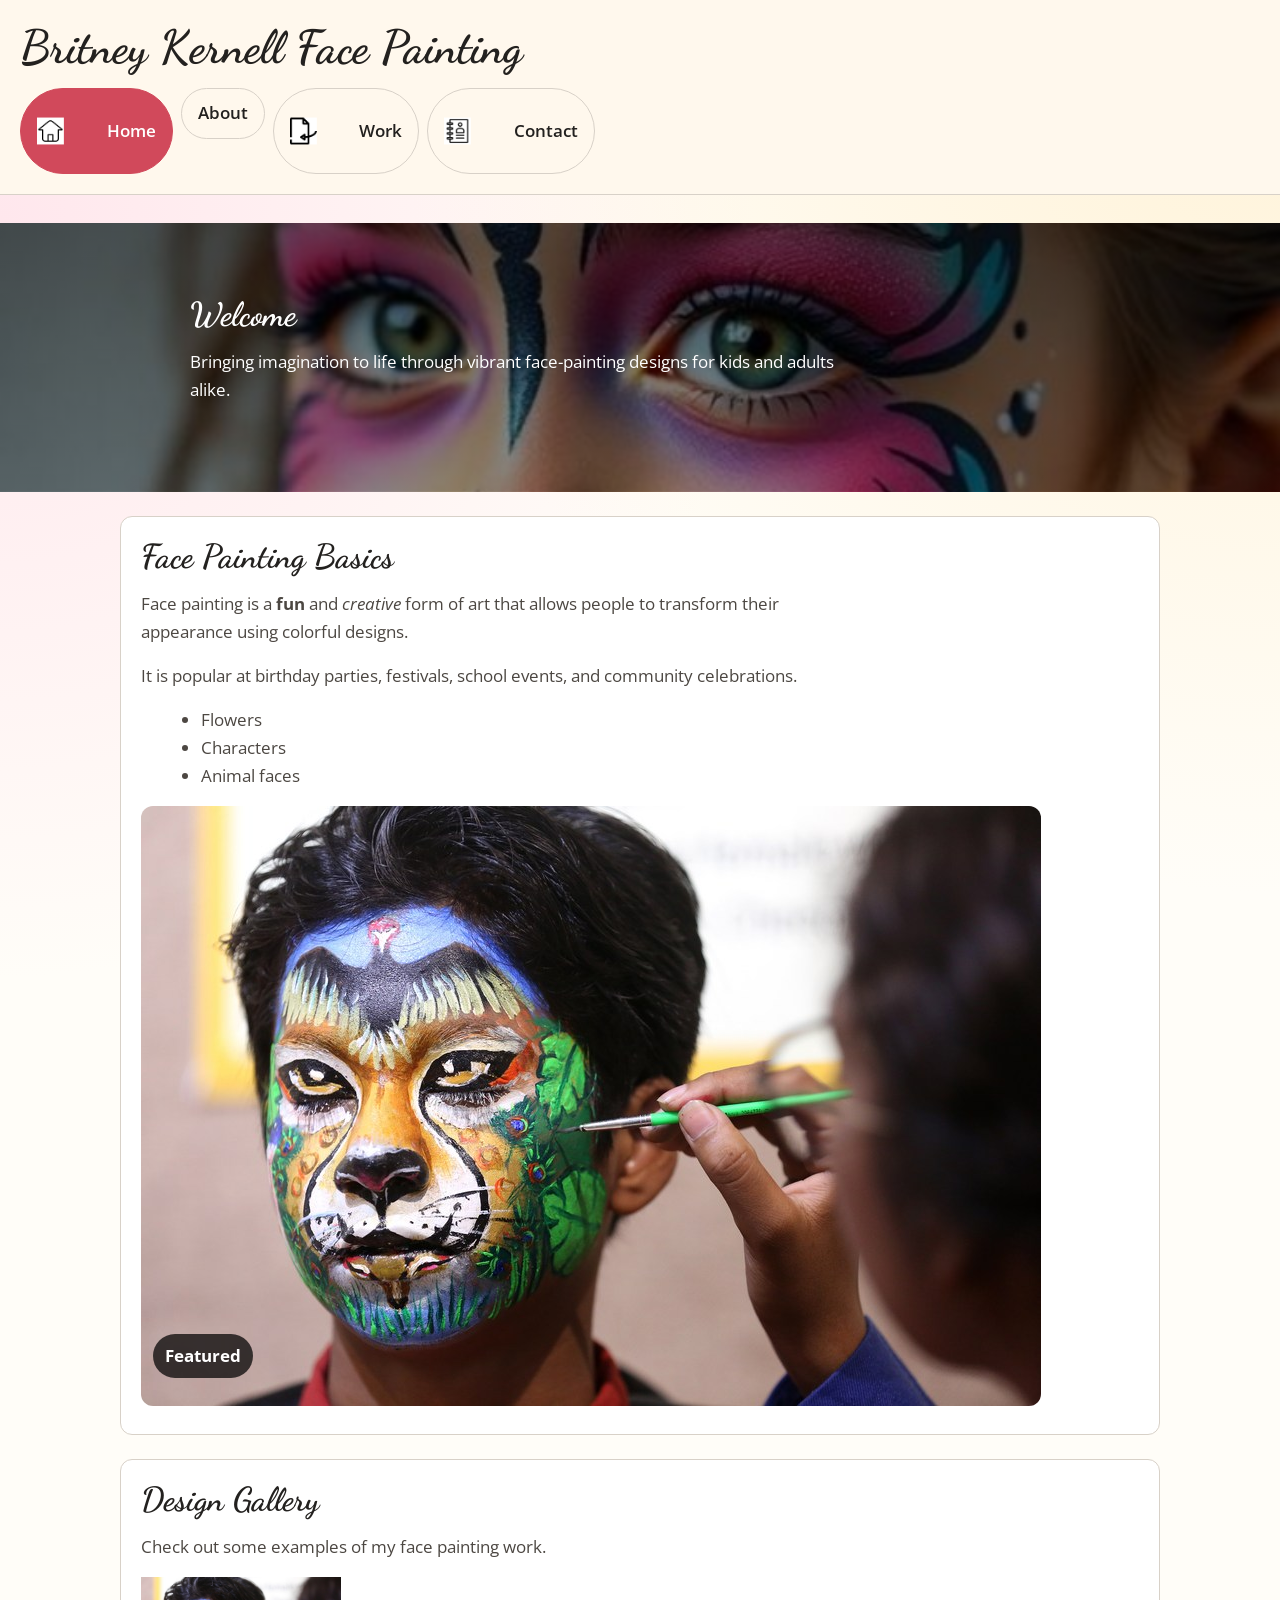
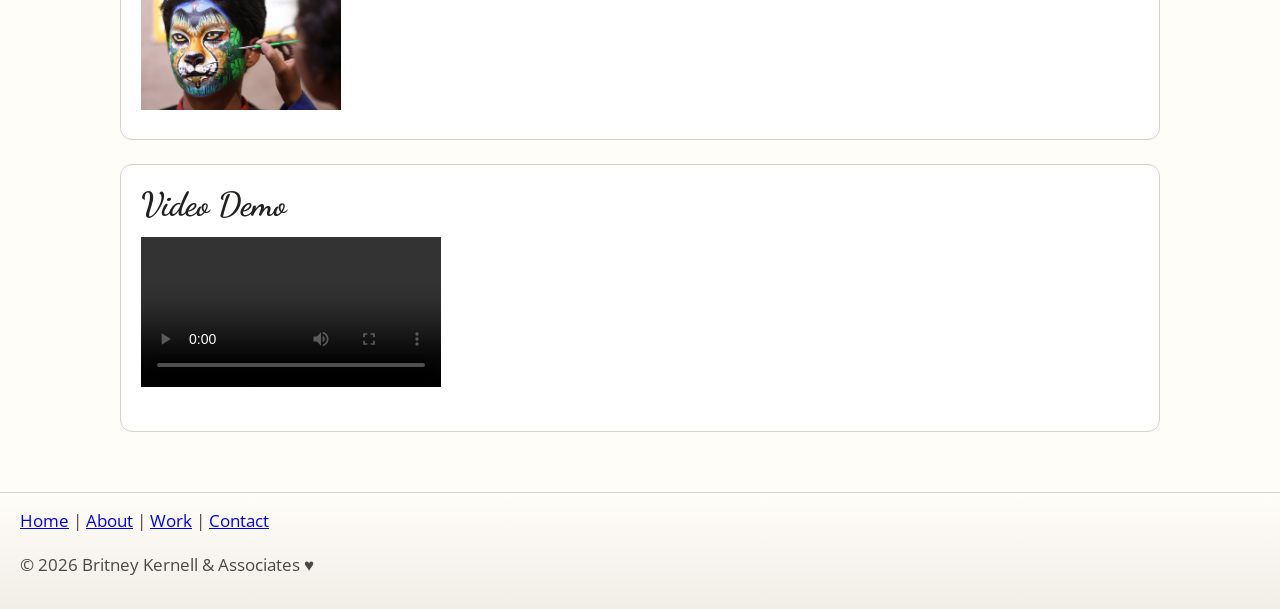
<file: index.html>
<!DOCTYPE html>
<html lang="en">
<head>
    <meta charset="UTF-8">
    <meta name="viewport" content="width=device-width, initial-scale=1.0">
    <title>Face Painting</title>
    <link rel="preconnect" href="https://fonts.googleapis.com">
    <link rel="preconnect" href="https://fonts.gstatic.com" crossorigin>
    <link href="https://fonts.googleapis.com/css2?family=Dancing+Script:wght@600;700&amp;family=Open+Sans:wght@400;600&amp;display=swap" rel="stylesheet">
    <link rel="stylesheet" href="css/styles.css">
</head>
<body>

<!-- Site header -->
<header>

    <h1>Britney Kernell Face Painting</h1>

    <!-- Primary navigation -->
    <nav>
    <ul>
        <li><a class="nav-home" href="index.html" aria-current="page"><i class="sprite sprite-home-icon" aria-hidden="true"></i>Home</a></li>
        <li><a href="about.html">About</a></li>
        <li><a class="nav-work" href="work.html"><i class="sprite sprite-Work-icon" aria-hidden="true"></i>Work</a></li>
        <li><a class="nav-contact" href="contact.html"><i class="sprite sprite-Contact-icon" aria-hidden="true"></i>Contact</a></li>
    </ul>
    </nav>

</header>

<!-- Main content -->
<main>

<!-- Week 11 Hero (full-width background) -->
<section class="hero">
 <div class="hero-inner">
   <h2>Welcome</h2>
     <p>Bringing imagination to life through vibrant face-painting designs for kids and adults alike.</p>
 </div>
</section>

<section>

    <h2>Face Painting Basics</h2>
    <p>
        Face painting is a <strong>fun</strong> and <em>creative</em> form of art that allows people to
        transform their appearance using colorful designs.
    </p>

    <p>
        It is popular at birthday parties, festivals, school events, and
        community celebrations.
    </p>

    <ul>
        <li>Flowers</li>
        <li>Characters</li>
        <li>Animal faces</li>
    </ul>

        <!-- Featured image with overlay badge (Week 7 CSS practice) -->
        <div class="feature">
            <img src="img/photo-1.jpg" alt="A child with colorful jaguar face paint and tropical bird design details.">
            <p class="badge">Featured</p>
        </div>

</section>

<section>

    <h2>Design Gallery</h2>
    <p>Check out some examples of my face painting work.</p>
           <img src="img/photo-1.jpg" alt="A child with a beautiful jaguar face paint featuring tropical elements and a bird design." width="200">

</section>

<section>

    <h2>Video Demo</h2>

        <p>
        <video controls width="300">
            <source src="media/flower.mp4" type="video/mp4">
            Your browser does not support the video element.
        </video>
        </p>

</section>

</main>

<!-- Site footer -->
<footer>

    <p>
        <a href="index.html">Home</a> | <a href="about.html">About</a> | <a href="work.html">Work</a> | <a href="contact.html">Contact</a>
    </p>

    <p>&copy; 2026 Britney Kernell &amp; Associates &hearts;</p>
</footer>

</body>
</html>
</file>
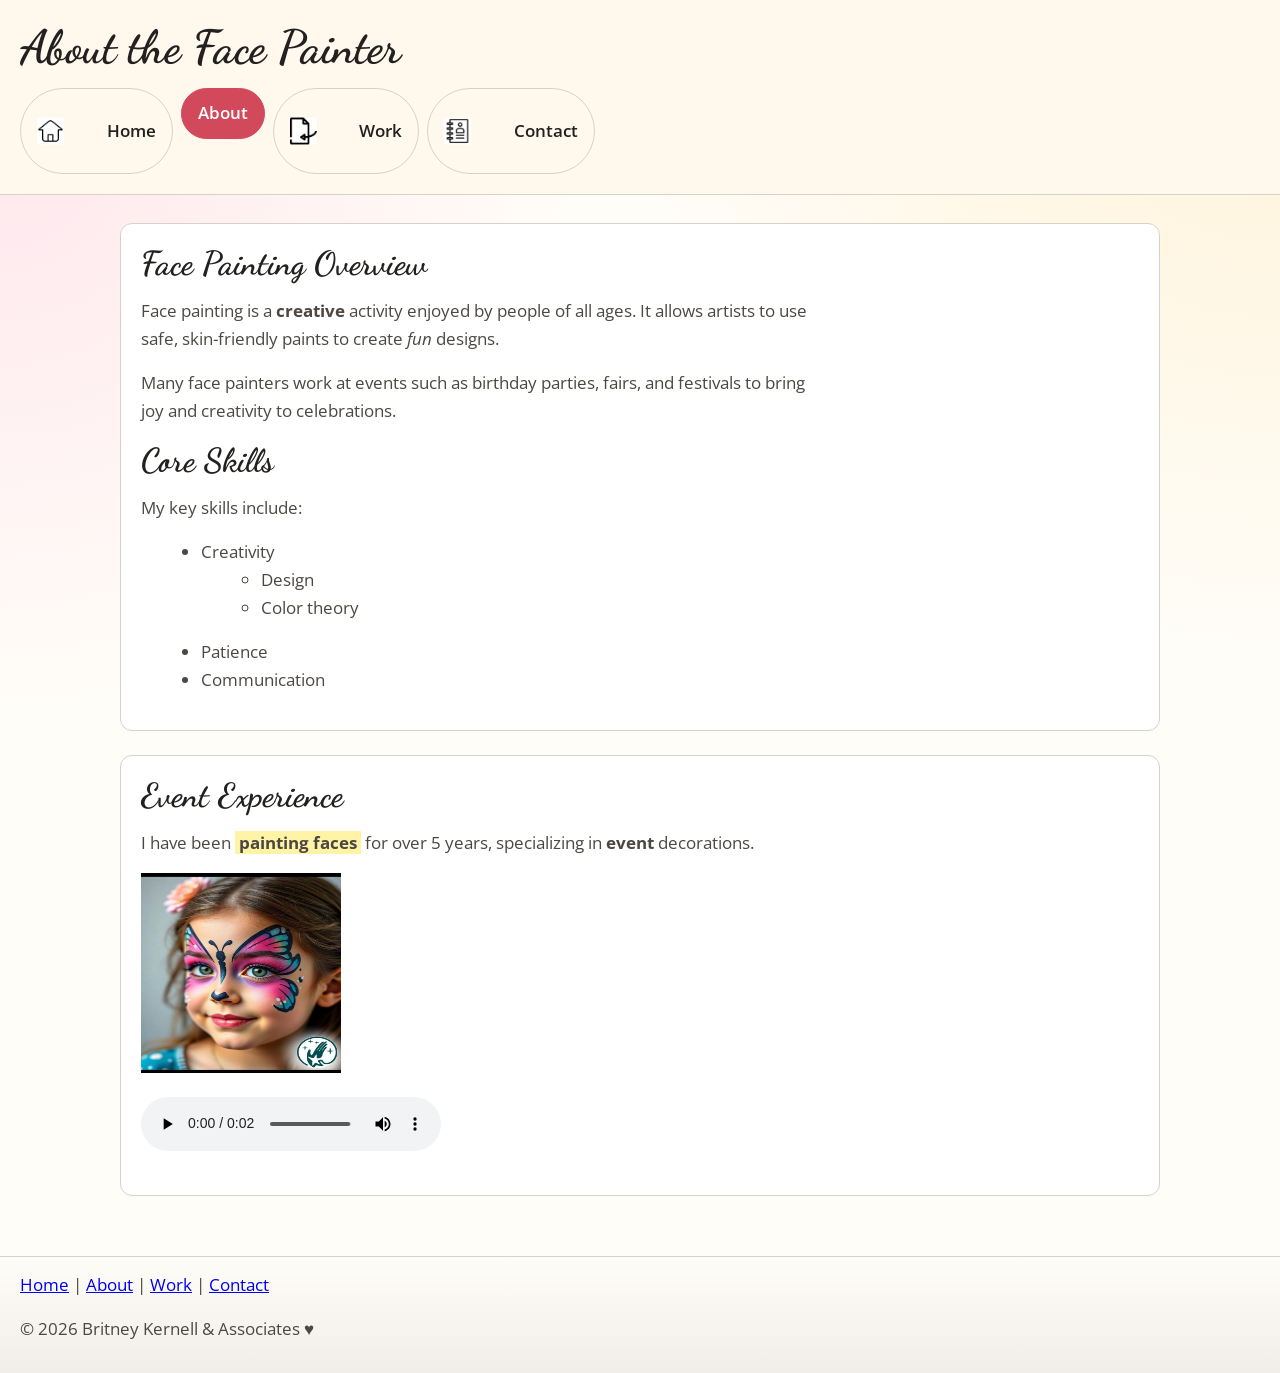
<file: about.html>
<!DOCTYPE html>
<html lang="en">
<head>
    <meta charset="UTF-8">
    <meta name="viewport" content="width=device-width, initial-scale=1.0">
    <title>About Face Painting</title>
    <link rel="preconnect" href="https://fonts.googleapis.com">
    <link rel="preconnect" href="https://fonts.gstatic.com" crossorigin>
    <link href="https://fonts.googleapis.com/css2?family=Dancing+Script:wght@600;700&amp;family=Open+Sans:wght@400;600&amp;display=swap" rel="stylesheet">
    <link rel="stylesheet" href="css/styles.css">
</head>
<body>

<!-- Site header -->
<header>

    <h1>About the Face Painter</h1>

    <!-- Primary navigation -->
    <nav>
    <ul>
        <li><a class="nav-home" href="index.html"><i class="sprite sprite-home-icon" aria-hidden="true"></i>Home</a></li>
        <li><a href="about.html" aria-current="page">About</a></li>
        <li><a class="nav-work" href="work.html"><i class="sprite sprite-Work-icon" aria-hidden="true"></i>Work</a></li>
        <li><a class="nav-contact" href="contact.html"><i class="sprite sprite-Contact-icon" aria-hidden="true"></i>Contact</a></li>
    </ul>
    </nav>

</header>

<!-- Main content -->
<main>

<section>

    <h2>Face Painting Overview</h2>
    <p>
        Face painting is a <strong>creative</strong> activity enjoyed by people of all ages. 
        It allows artists to use safe, skin-friendly paints to create <em>fun</em> designs.
    </p>

    <p>
        Many face painters work at events such as birthday parties, fairs, 
        and festivals to bring joy and creativity to celebrations.
    </p>

    <h2>Core Skills</h2>
    <p>My key skills include:</p>
    <ul>
        <li>Creativity
            <ul>
                <li>Design</li>
                <li>Color theory</li>
            </ul>
        </li>
        <li>Patience</li>
        <li>Communication</li>
    </ul>

</section>

<section>

    <h2>Event Experience</h2>
    <p>
        I have been <span class="highlight">painting faces</span> for over 5 years, specializing in <strong>event</strong> decorations.
    </p>
    
    <!-- image showing photo-2 -->

    <p>
        <img src="img/photo-2.jpg" alt="A smiling girl with vibrant pink and teal butterfly face paint across her face." width="200" height="200">
    </p>
    
    <p>
        <audio controls>
            <source src="media/t-rex-roar.mp3" type="audio/mpeg">
            Your browser does not support the audio element.
        </audio>
    </p>

</section>

</main>

<!-- Site footer -->
<footer>

    <p>
        <a href="index.html">Home</a> | <a href="about.html">About</a> | <a href="work.html">Work</a> | <a href="contact.html">Contact</a>
    </p>

    <p>&copy; 2026 Britney Kernell &amp; Associates &hearts;</p>
</footer>

</body>
</html>
</file>
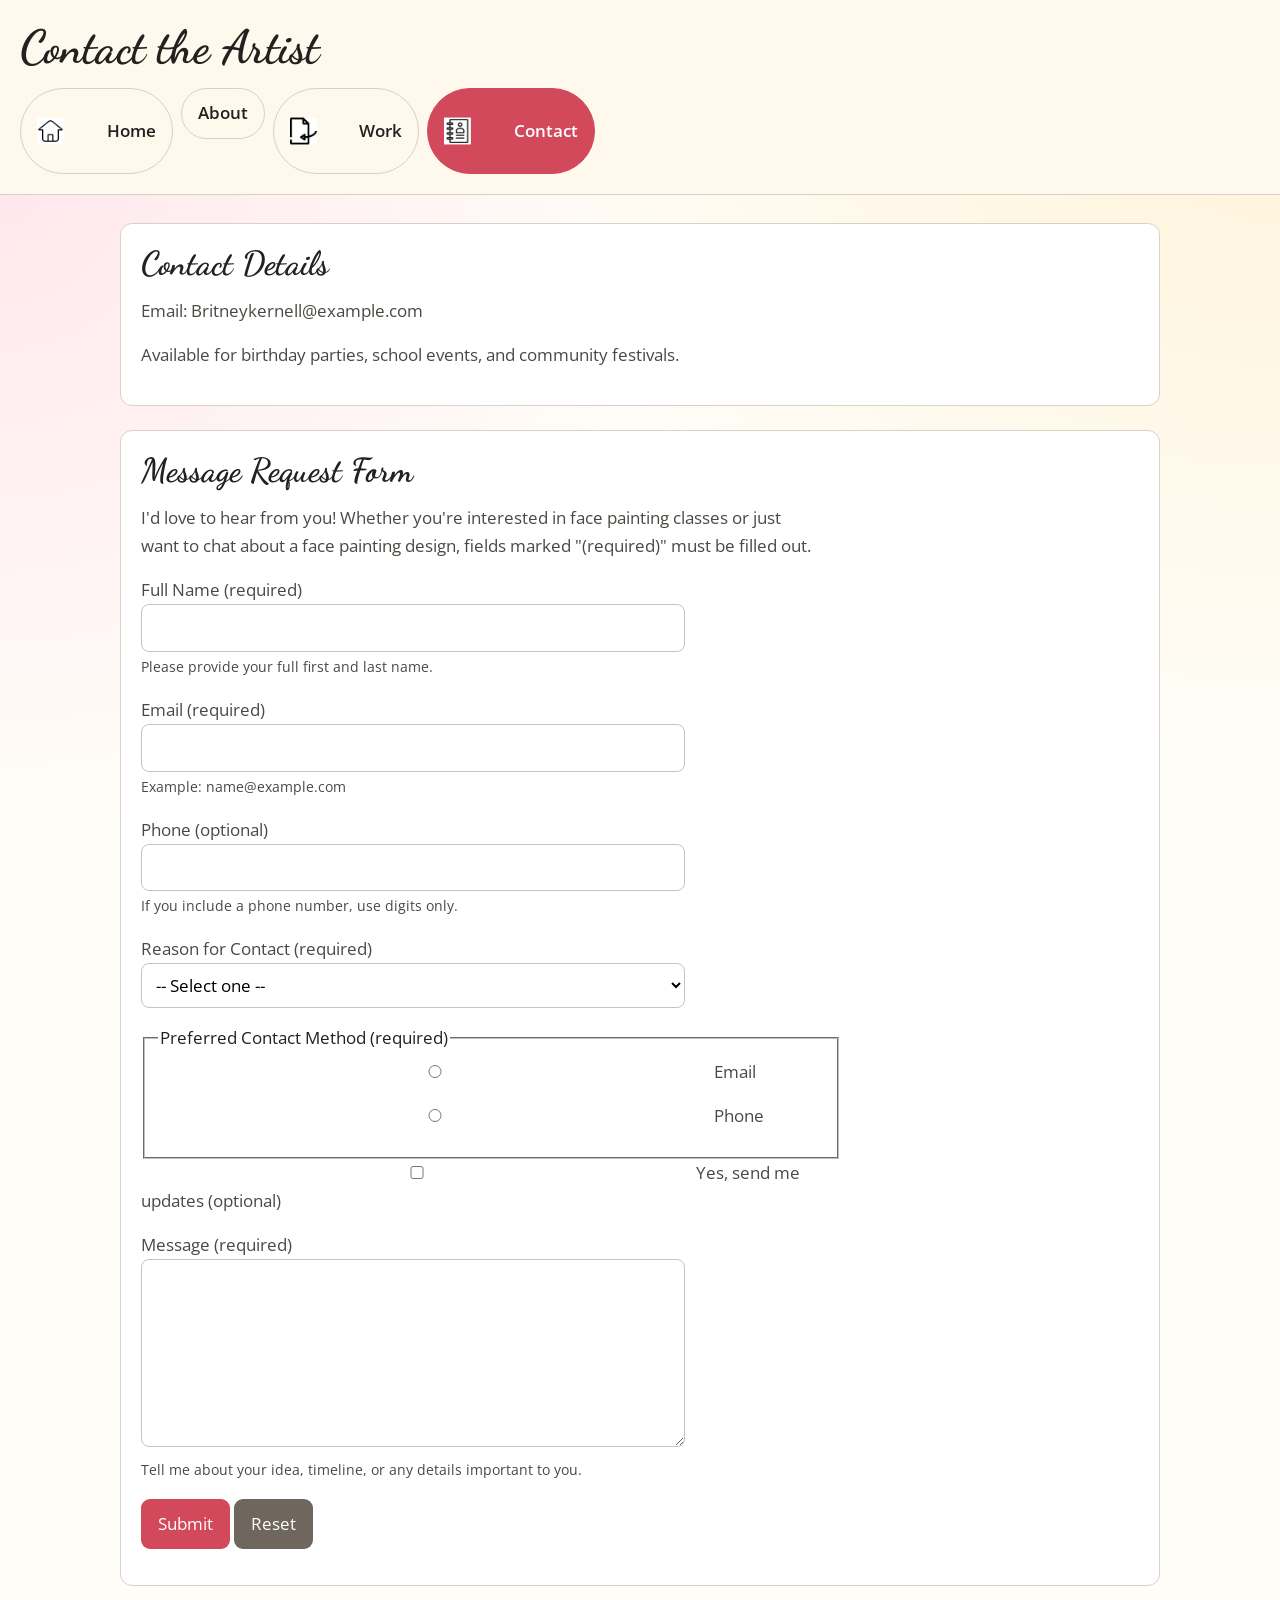
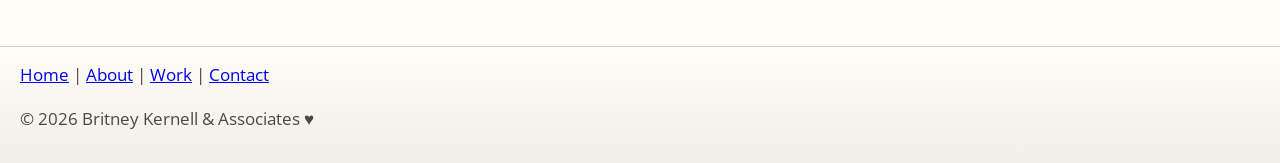
<file: contact.html>
<!DOCTYPE html>
<html lang="en">
<head>
    <meta charset="UTF-8">
    <meta name="viewport" content="width=device-width, initial-scale=1.0">
    <title>Contact</title>
  <link rel="preconnect" href="https://fonts.googleapis.com">
  <link rel="preconnect" href="https://fonts.gstatic.com" crossorigin>
  <link href="https://fonts.googleapis.com/css2?family=Dancing+Script:wght@600;700&amp;family=Open+Sans:wght@400;600&amp;display=swap" rel="stylesheet">
  <link rel="stylesheet" href="css/styles.css">
</head>
<body>

<!-- Site header -->
<header>

    <h1>Contact the Artist</h1>

    <!-- Primary navigation -->
    <nav>
    <ul>
        <li><a class="nav-home" href="index.html"><i class="sprite sprite-home-icon" aria-hidden="true"></i>Home</a></li>
        <li><a href="about.html">About</a></li>
        <li><a class="nav-work" href="work.html"><i class="sprite sprite-Work-icon" aria-hidden="true"></i>Work</a></li>
        <li><a class="nav-contact" href="contact.html" aria-current="page"><i class="sprite sprite-Contact-icon" aria-hidden="true"></i>Contact</a></li>
    </ul>
    </nav>

</header>

<!-- Main content -->
<main>

<section>

    <h2>Contact Details</h2>
  <p>Email: Britneykernell@example.com</p>
  <p>Available for birthday parties, school events, and community festivals.</p>

</section>

<!-- Contact form section -->
<section>
  <h2>Message Request Form</h2>
  <p>I'd love to hear from you! Whether you're interested in face painting classes or just want to chat about a face painting design, fields marked "(required)" must be filled out.</p>

  <form action="#" method="post">
    <!-- Name -->
    <p>
      <label for="fullname">Full Name (required)</label><br>
      <input type="text" id="fullname" name="fullname" required>
      <br><small>Please provide your full first and last name.</small>
    </p>

    <!-- Email -->
    <p>
      <label for="email">Email (required)</label><br>
      <input type="email" id="email" name="email" required>
      <br><small>Example: name@example.com</small>
    </p>

    <!-- Phone -->
    <p>
      <label for="phone">Phone (optional)</label><br>
      <input type="tel" id="phone" name="phone">
      <br><small>If you include a phone number, use digits only.</small>
    </p>

    <!-- Reason (select) -->
    <p>
      <label for="reason">Reason for Contact (required)</label><br>
      <select id="reason" name="reason" required>
        <option value="">-- Select one --</option>
        <option value="commission">Commission/Custom Art Request</option>
        <option value="prints">Art Print Inquiry</option>
        <option value="collab">Collaboration/Partnership</option>
        <option value="question">General Question</option>
        <option value="other">Other</option>
      </select>
    </p>

    <!-- Preferred contact method (radio group) -->
    <fieldset>
      <legend>Preferred Contact Method (required)</legend>
      <p>
        <input type="radio" id="pref-email" name="preferred_contact" value="email" required>
        <label for="pref-email">Email</label>
      </p>
      <p>
        <input type="radio" id="pref-phone" name="preferred_contact" value="phone">
        <label for="pref-phone">Phone</label>
      </p>
    </fieldset>

    <!-- Newsletter checkbox -->
    <p>
      <input type="checkbox" id="newsletter" name="newsletter" value="yes">
      <label for="newsletter">Yes, send me updates (optional)</label>
    </p>

    <!-- Message -->
    <p>
      <label for="message">Message (required)</label><br>
      <textarea id="message" name="message" rows="6" cols="40" required></textarea>
      <br><small>Tell me about your idea, timeline, or any details important to you.</small>
    </p>

    <!-- Buttons -->
    <p>
      <button type="submit">Submit</button>
      <button type="reset">Reset</button>
    </p>
  </form>
</section>

</main>

<!-- Site footer -->
<footer>

    <p>
      <a href="index.html">Home</a> | <a href="about.html">About</a> | <a href="work.html">Work</a> | <a href="contact.html">Contact</a>
    </p>

    <p>&copy; 2026 Britney Kernell &amp; Associates &hearts;</p>

</footer>

</body>
</html>
</file>
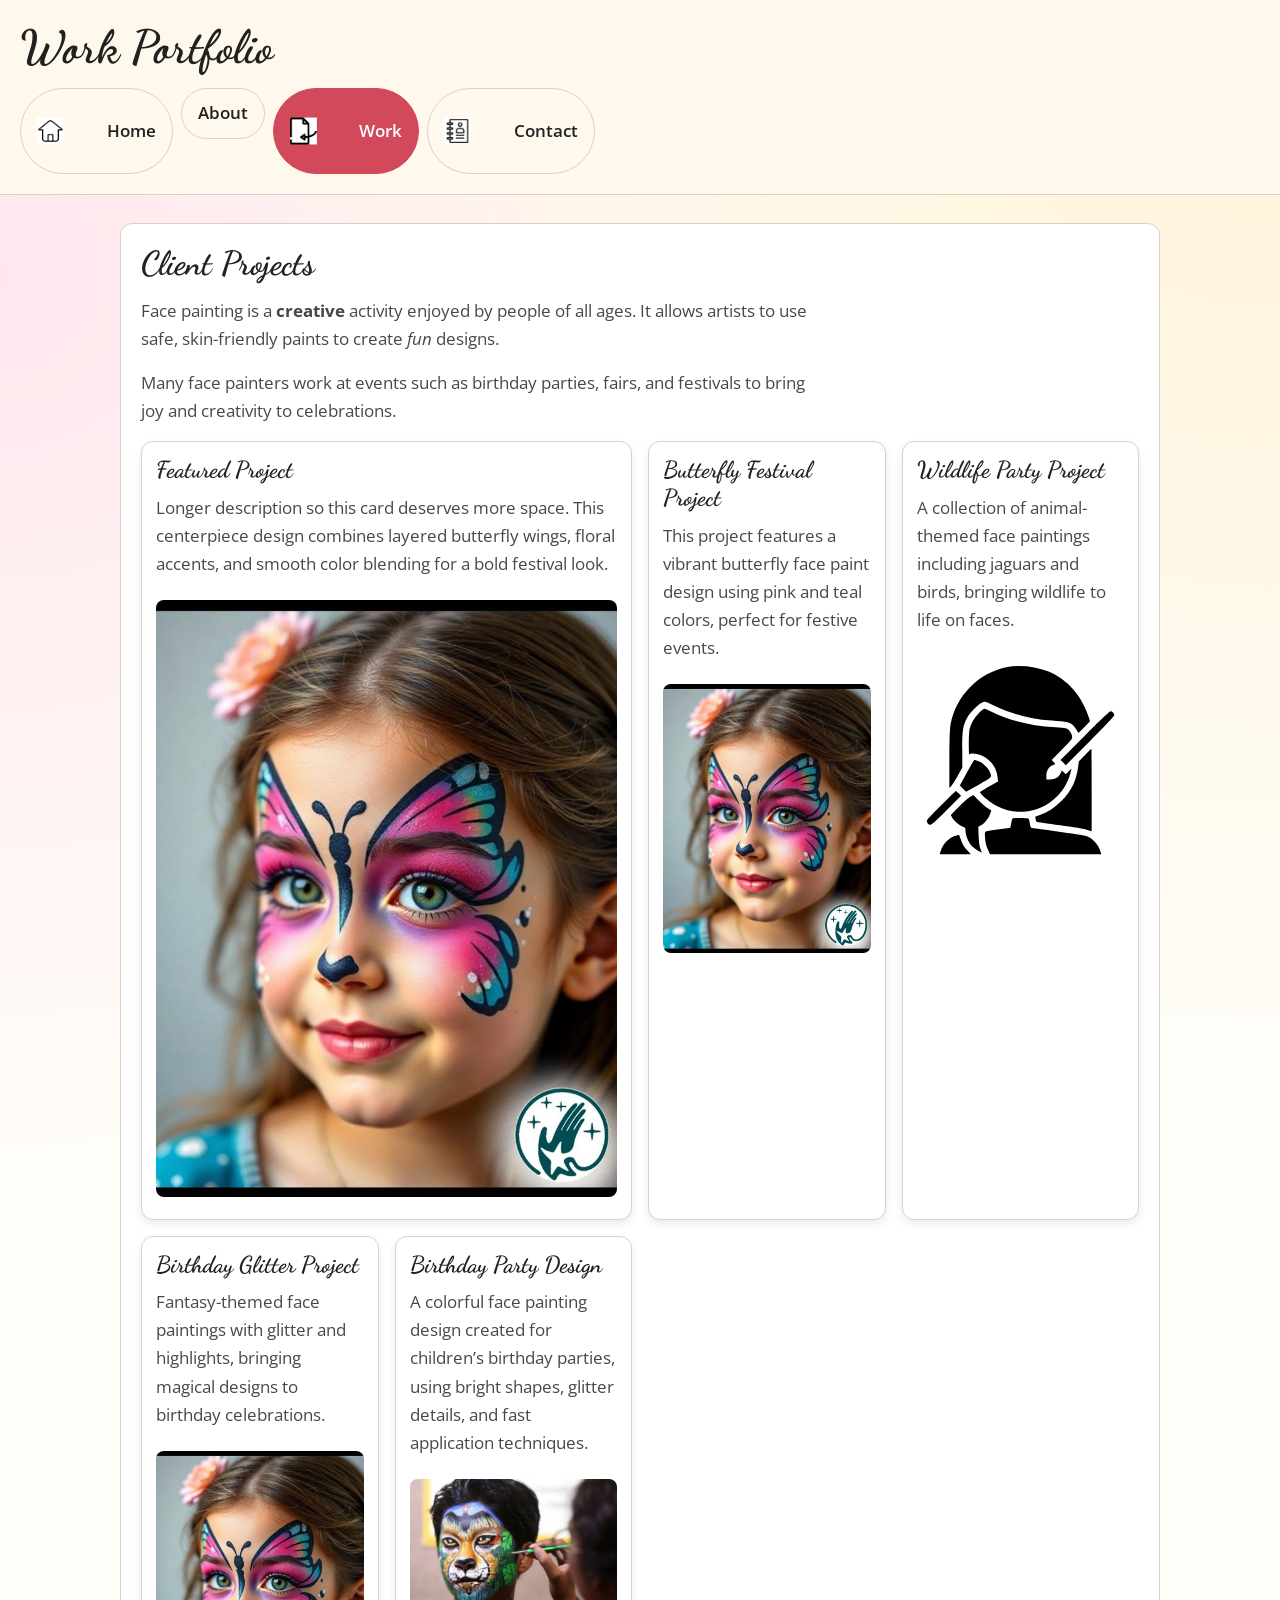
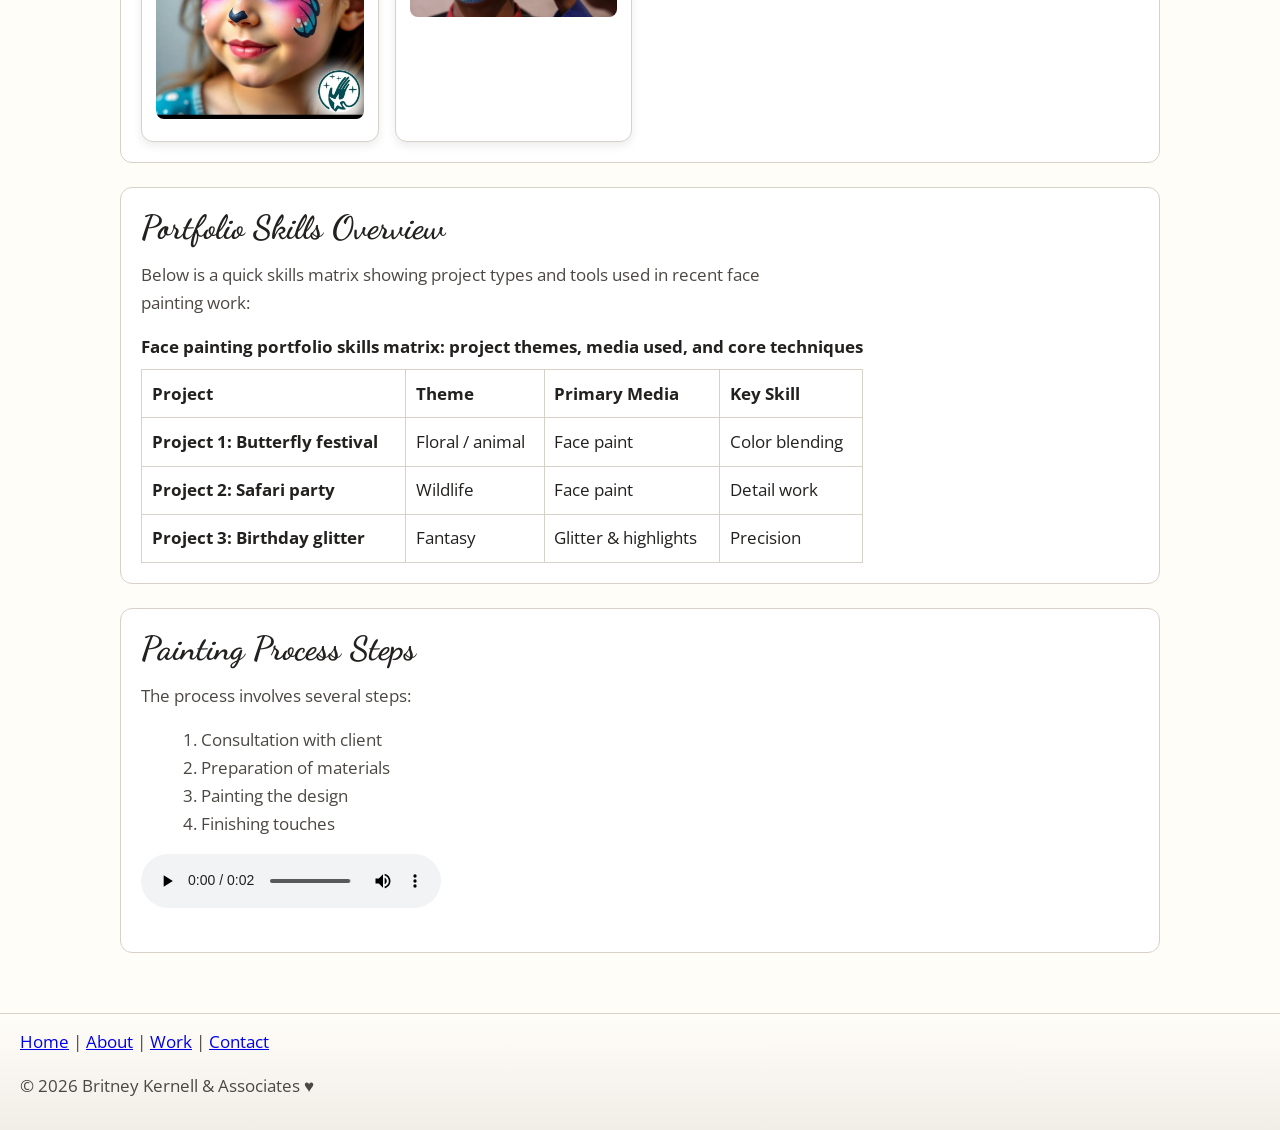
<file: work.html>
<!DOCTYPE html>
<html lang="en">
<head>
    <meta charset="UTF-8">
    <meta name="viewport" content="width=device-width, initial-scale=1.0">
    <title>Work | Face Painting</title>
  <link rel="preconnect" href="https://fonts.googleapis.com">
  <link rel="preconnect" href="https://fonts.gstatic.com" crossorigin>
  <link href="https://fonts.googleapis.com/css2?family=Dancing+Script:wght@600;700&amp;family=Open+Sans:wght@400;600&amp;display=swap" rel="stylesheet">
  <link rel="stylesheet" href="css/styles.css">
</head>
<body>

<!-- Site header -->
<header>

    <h1>Work Portfolio</h1>

    <!-- Primary navigation -->
    <nav>
    <ul>
        <li><a class="nav-home" href="index.html"><i class="sprite sprite-home-icon" aria-hidden="true"></i>Home</a></li>
        <li><a href="about.html">About</a></li>
        <li><a class="nav-work" href="work.html" aria-current="page"><i class="sprite sprite-Work-icon" aria-hidden="true"></i>Work</a></li>
        <li><a class="nav-contact" href="contact.html"><i class="sprite sprite-Contact-icon" aria-hidden="true"></i>Contact</a></li>
    </ul>
    </nav>

</header>

<!-- Main content -->
<main>

<section>

    <h2>Client Projects</h2>
    <p>
        Face painting is a <strong>creative</strong> activity enjoyed by people of all ages. 
        It allows artists to use safe, skin-friendly paints to create <em>fun</em> designs.
    </p>

    <p>
        Many face painters work at events such as birthday parties, fairs, 
        and festivals to bring joy and creativity to celebrations.
    </p>

    <!-- Project cards -->
    <div class="projects">
      <div class="project featured">
        <h3>Featured Project</h3>
        <p>Longer description so this card deserves more space. This centerpiece design combines layered butterfly wings, floral accents, and smooth color blending for a bold festival look.</p>
        <img src="img/photo-2.jpg" alt="A featured face painting design with layered butterfly details and blended festival colors." width="200" height="200">
      </div>

      <div class="project">
        <h3>Butterfly Festival Project</h3>
        <p>This project features a vibrant butterfly face paint design using pink and teal colors, perfect for festive events.</p>
        <!-- image showing photo-2 -->
        <img src="img/photo-2.jpg" alt="A smiling girl with vibrant pink and teal butterfly face paint across her face." width="200" height="200">
      </div>

      <div class="project">
        <h3>Wildlife Party Project</h3>
        <p>A collection of animal-themed face paintings including jaguars and birds, bringing wildlife to life on faces.</p>
        <!-- image showing icon -->
        <img src="img/icon.svg" alt="A silhouette paintbrush and palette icon representing creative face painting art and design." width="50" height="50">
      </div>

      <div class="project">
        <h3>Birthday Glitter Project</h3>
        <p>Fantasy-themed face paintings with glitter and highlights, bringing magical designs to birthday celebrations.</p>
        <!-- image showing glitter designs -->
        <img src="img/photo-2.jpg" alt="Face painting with colorful glitter and highlight effects for birthday celebrations." width="200" height="200">
      </div>

      <div class="project">
        <h3>Birthday Party Design</h3>
        <p>A colorful face painting design created for children&rsquo;s birthday parties, using bright shapes, glitter details, and fast application techniques.</p>
        <img src="img/photo-1.jpg" alt="Birthday party face painting with bold colors and playful shapes on a child model." width="200" height="200">
      </div>
    </div>

</section>

<section>

    <h2>Portfolio Skills Overview</h2>
    <p>Below is a quick skills matrix showing project types and tools used in recent face painting work:</p>
    <table>
      <caption>Face painting portfolio skills matrix: project themes, media used, and core techniques</caption>
      <thead>
        <tr>
          <th scope="col">Project</th>
          <th scope="col">Theme</th>
          <th scope="col">Primary Media</th>
          <th scope="col">Key Skill</th>
        </tr>
      </thead>
      <tbody>
        <tr>
          <th scope="row">Project 1: Butterfly festival</th>
          <td>Floral / animal</td>
          <td>Face paint</td>
          <td>Color blending</td>
        </tr>
        <tr>
          <th scope="row">Project 2: Safari party</th>
          <td>Wildlife</td>
          <td>Face paint</td>
          <td>Detail work</td>
        </tr>
        <tr>
          <th scope="row">Project 3: Birthday glitter</th>
          <td>Fantasy</td>
          <td>Glitter &amp; highlights</td>
          <td>Precision</td>
        </tr>
      </tbody>
    </table>

</section>

<section>

    <h2>Painting Process Steps</h2>
    <p>The process involves several steps:</p>
    <ol>
        <li>Consultation with client</li>
        <li>Preparation of materials</li>
        <li>Painting the design</li>
        <li>Finishing touches</li>
    </ol>

    <!-- audio element -->
    <p>
        <audio controls>
            <source src="media/t-rex-roar.mp3" type="audio/mpeg">
            Your browser does not support the audio element.
        </audio>
    </p>

</section>

</main>

<!-- Site footer -->
<footer>

    <p>
        <a href="index.html">Home</a> | <a href="about.html">About</a> | <a href="work.html">Work</a> | <a href="contact.html">Contact</a>
    </p>

    <p>&copy; 2026 Britney Kernell &amp; Associates &hearts;</p>
</footer>

</body>
</html>
</file>
<file: css/styles.css>
/* ===== Base ===== */
:root {
    --bg: #fffdf8;
    --surface: #ffffff;
    --ink: #23211f;
    --ink-soft: #4c4742;
    --line: #d8d1c8;
    --accent: #d1495b;
    --accent-dark: #a82e3e;
    --focus: #0f766e;
    --radius: 12px;
}

* {
    box-sizing: border-box;
}

html,
body {
    margin: 0;
    padding: 0;
}

body {
    background:
        radial-gradient(circle at top right, #fff2d6 0%, rgba(255, 242, 214, 0) 35%),
        radial-gradient(circle at left 10%, #ffe7ed 0%, rgba(255, 231, 237, 0) 32%),
        var(--bg);
    color: var(--ink);
    font-family: "Open Sans", Arial, Helvetica, sans-serif;
    font-size: 17px;
    line-height: 1.65;
}

img,
video,
audio {
    max-width: 100%;
}

main {
    max-width: 1080px;
    margin: 0 auto;
    padding: 28px 20px 36px;
}

section {
    background-color: var(--surface);
    border: 1px solid var(--line);
    border-radius: var(--radius);
    padding: 20px;
    margin-bottom: 24px;
}

/* ===== Typography ===== */
h1,
h2,
h3 {
    color: var(--ink);
    font-family: "Dancing Script", "Open Sans", Arial, Helvetica, sans-serif;
    line-height: 1.2;
}

h1 {
    font-size: clamp(2.2rem, 4vw, 2.9rem);
    margin: 0;
}

h2 {
    font-size: clamp(1.7rem, 2.6vw, 2.1rem);
    margin: 0 0 0.8rem;
}

h3 {
    font-size: 1.45rem;
    margin: 0 0 0.6rem;
}

p {
    color: var(--ink-soft);
    margin: 0 0 1rem;
    max-width: 68ch;
}

ul,
ol {
    margin: 0 0 1rem 1.25rem;
    color: var(--ink-soft);
}

.highlight {
    font-weight: 700;
    background-color: #fff3a6;
    padding: 0 4px;
}

/* ===== Nav ===== */
header {
    border-bottom: 1px solid var(--line);
    padding: 20px;
    background-color: #fff8ed;
}

header h1 {
    margin-bottom: 0.75rem;
}

header nav ul {
    list-style: none;
    margin: 0;
    padding: 0;
    display: flex;
    flex-wrap: wrap;
    gap: 0.5rem;
}

header nav a {
    display: inline-flex;
    align-items: center;
    gap: 0.35rem;
    min-height: 44px;
    padding: 0.65rem 1rem;
    border: 1px solid var(--line);
    border-radius: 999px;
    text-decoration: none;
    color: var(--ink);
    font-weight: 600;
    transition: background-color 180ms ease, color 180ms ease, border-color 180ms ease;
}

header nav a:hover,
header nav a[aria-current="page"] {
    background-color: var(--accent);
    border-color: var(--accent);
    color: #ffffff;
}

/* ===== Layout/Grid ===== */
.hero {
    margin-left: calc(50% - 50vw);
    margin-right: calc(50% - 50vw);
    padding: 72px 20px;
    border: none;
    border-radius: 0;
    background-image:
        linear-gradient(rgba(0, 0, 0, 0.6), rgba(0, 0, 0, 0.45)),
        url("../img/photo-2.jpg");
    background-size: cover;
    background-position: center;
    color: #ffffff;
}

.hero h2,
.hero p {
    color: #ffffff;
}

.hero-inner {
    max-width: 900px;
    margin: 0 auto;
    animation: fadeInUp 500ms ease-out;
}

.projects {
    display: grid;
    grid-template-columns: repeat(auto-fit, minmax(210px, 1fr));
    gap: 16px;
}

.projects .project.featured {
    grid-column: span 2;
}

/* ===== Components ===== */
.feature {
    position: relative;
    display: inline-block;
}

.feature img {
    display: block;
    height: auto;
    border-radius: var(--radius);
}

.badge {
    position: absolute;
    left: 12px;
    bottom: 12px;
    padding: 8px 12px;
    border-radius: 999px;
    background: rgba(0, 0, 0, 0.72);
    color: #fff;
    font-weight: 700;
}

.projects .project {
    background: #fff;
    border: 1px solid var(--line);
    border-radius: var(--radius);
    padding: 14px;
    box-shadow: 0 4px 10px rgba(0, 0, 0, 0.08);
    transition: transform 170ms ease, box-shadow 170ms ease;
}

.projects .project:hover {
    transform: translateY(-3px);
    box-shadow: 0 8px 22px rgba(0, 0, 0, 0.13);
}

.projects .project img {
    width: 100%;
    height: auto;
    border-radius: 8px;
    margin-top: 6px;
}

form {
    max-width: 700px;
}

input,
select,
textarea,
button {
    font: inherit;
}

input,
select,
textarea {
    width: min(100%, 34rem);
    border: 1px solid #c9c2ba;
    border-radius: 8px;
    padding: 0.55rem 0.65rem;
    background-color: #fff;
}

textarea {
    min-height: 140px;
    resize: vertical;
}

button {
    border: 1px solid transparent;
    border-radius: 9px;
    padding: 10px 16px;
    color: #fff;
    background-color: var(--accent);
    cursor: pointer;
    transition: transform 170ms ease, background-color 170ms ease;
}

button[type="reset"] {
    background-color: #6f665d;
}

button:hover {
    transform: translateY(-2px);
}

button[type="submit"]:hover {
    background-color: var(--accent-dark);
}

table {
    width: 100%;
    border-collapse: collapse;
    display: block;
    overflow-x: auto;
    white-space: nowrap;
}

th,
td {
    border: 1px solid var(--line);
    padding: 0.6rem;
    text-align: left;
}

caption {
    text-align: left;
    margin-bottom: 0.5rem;
    font-weight: 700;
    color: var(--ink);
}

footer {
    border-top: 1px solid var(--line);
    padding: 14px 20px;
    background: linear-gradient(180deg, rgba(255, 255, 255, 0), rgba(77, 60, 45, 0.08));
}

/* ===== Effects ===== */
.sprite {
    background-image: url("../img/sprite.png");
    background-repeat: no-repeat;
    display: inline-block;
    transform: scale(0.42);
    transform-origin: left center;
    width: 64px;
    height: 64px;
}

.sprite-Contact-icon {
    background-position: -5px -5px;
}

.sprite-Work-icon {
    background-position: -79px -5px;
}

.sprite-home-icon {
    background-position: -153px -5px;
}

@keyframes fadeInUp {
    from {
        opacity: 0;
        transform: translateY(8px);
    }
    to {
        opacity: 1;
        transform: translateY(0);
    }
}

a:focus-visible,
button:focus-visible,
input:focus-visible,
select:focus-visible,
textarea:focus-visible {
    outline: 3px solid var(--focus);
    outline-offset: 2px;
}

@media (prefers-reduced-motion: reduce) {
    *,
    *::before,
    *::after {
        animation: none !important;
        transition: none !important;
    }
}

/* ===== Media Queries ===== */
@media (max-width: 900px) {
    main {
        padding: 20px 14px 30px;
    }

    .projects .project.featured {
        grid-column: span 1;
    }
}

@media (max-width: 600px) {
    header {
        padding: 16px 12px;
    }

    header nav ul {
        gap: 0.4rem;
    }

    header nav a {
        width: 100%;
        justify-content: center;
    }

    .hero {
        padding: 56px 14px;
    }

    section {
        padding: 14px;
    }

    .projects {
        grid-template-columns: 1fr;
    }
}
</file>
